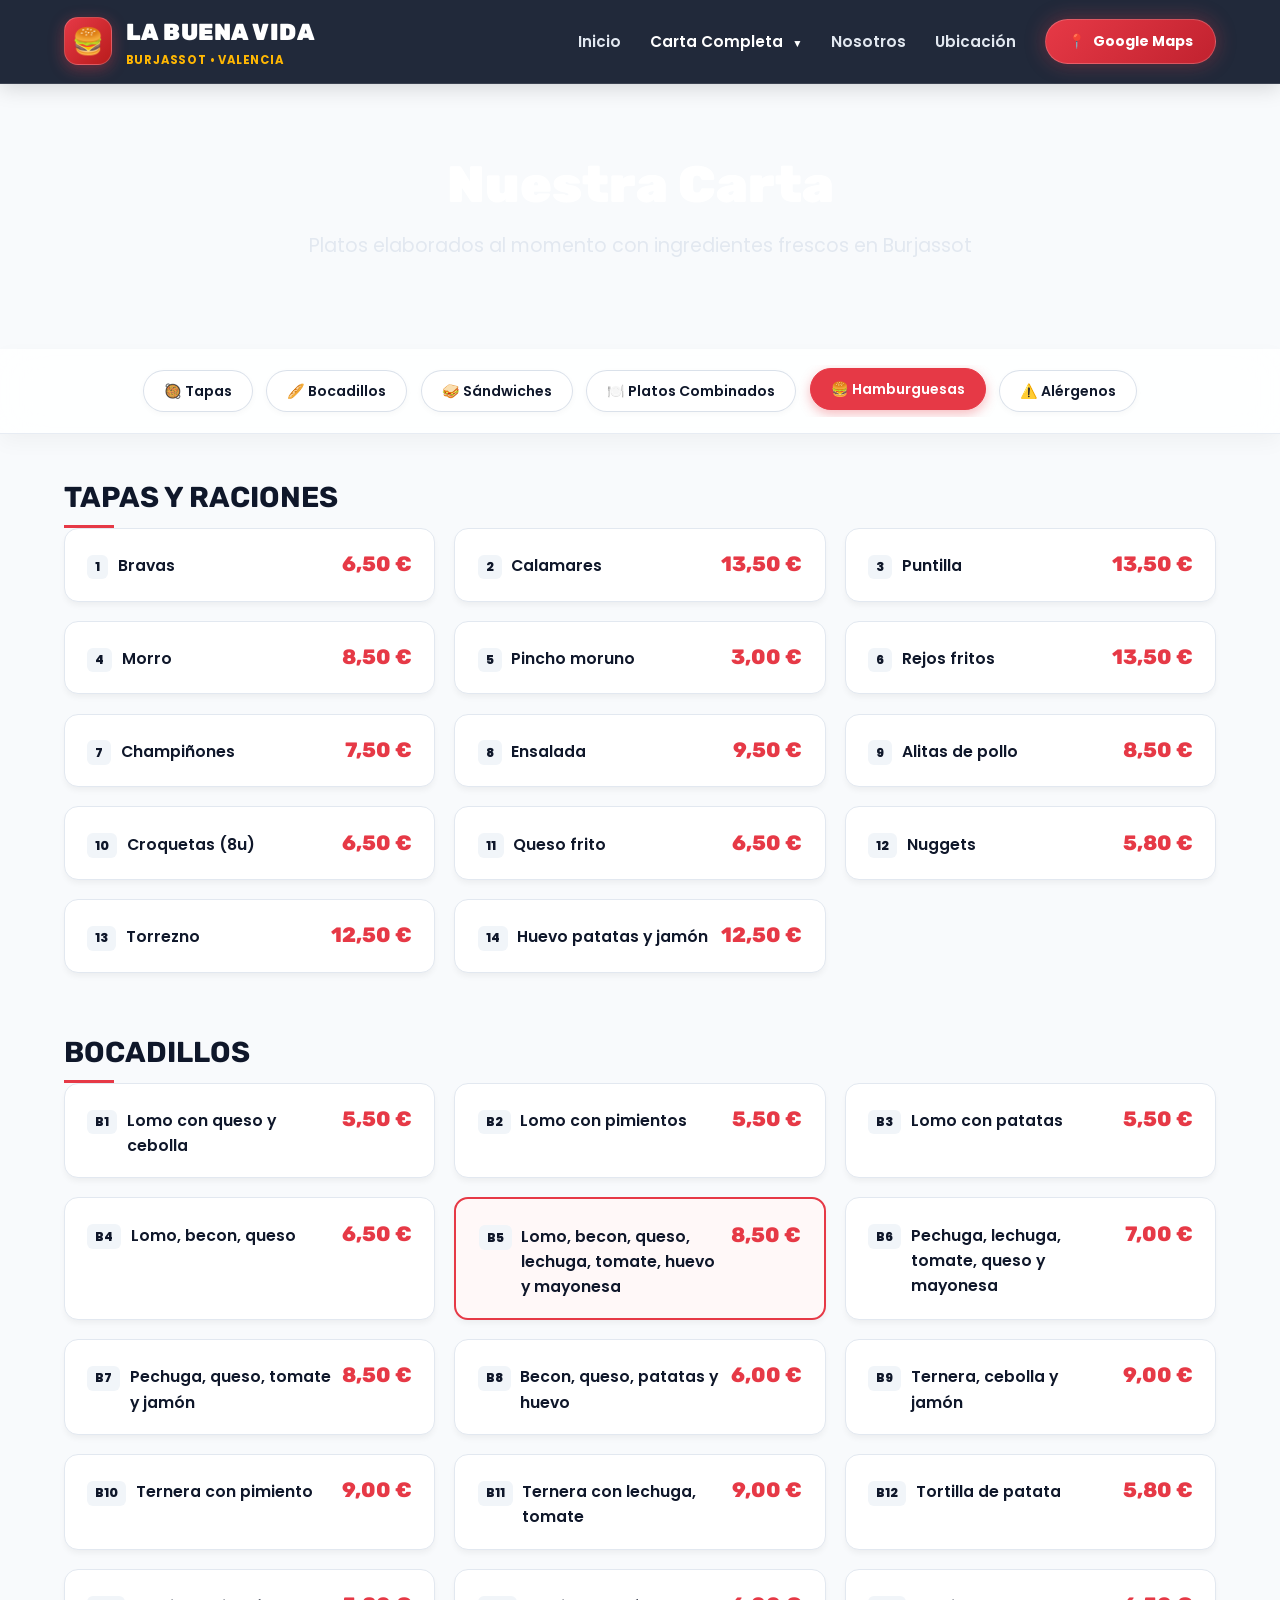
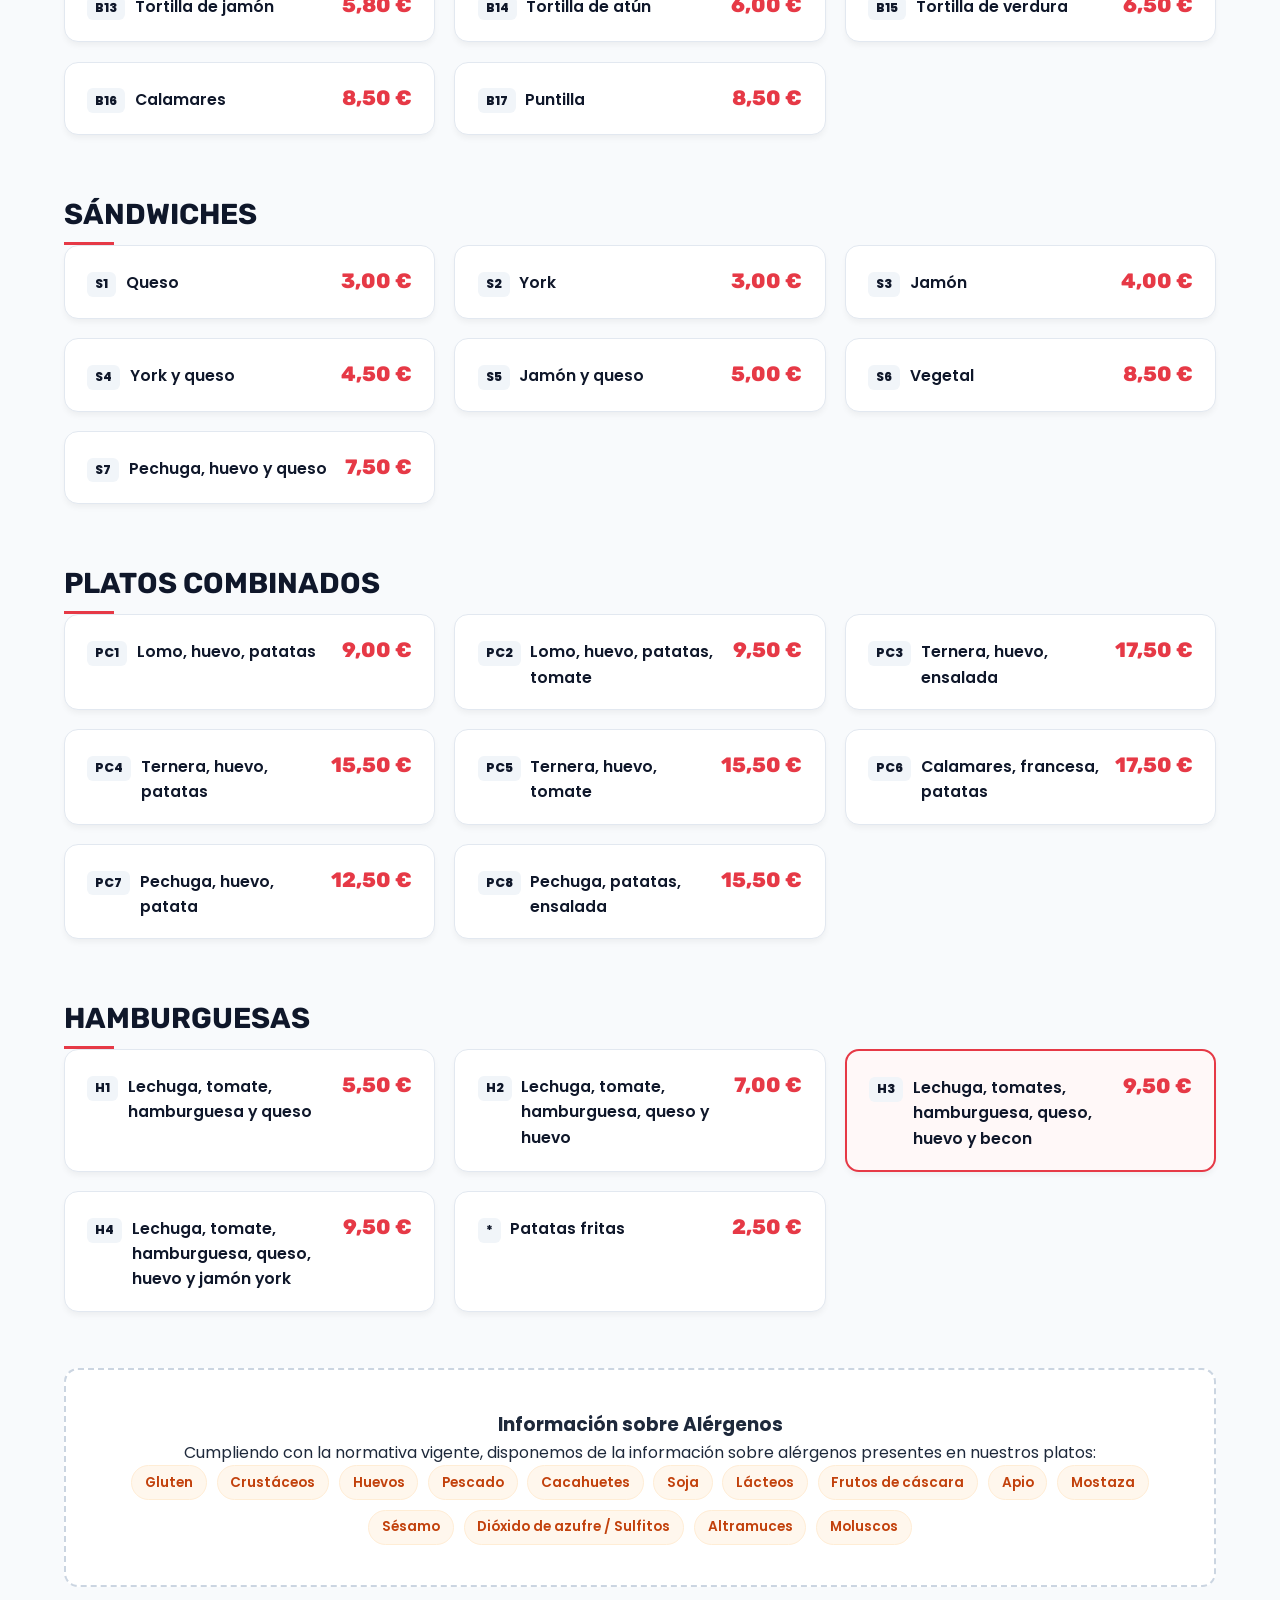
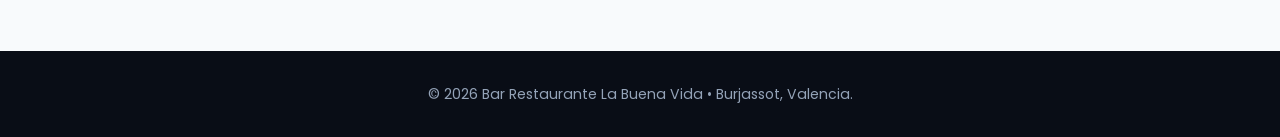
<file: menu/index.html>
<!DOCTYPE html>
<html lang="es">
<head>
  <meta charset="UTF-8">
  <meta name="viewport" content="width=device-width, initial-scale=1.0">
  <title>Carta y Menú Completo | La Buena Vida Burjassot</title>
  <meta name="description" content="Consulta la carta completa de Bar Restaurante La Buena Vida en Burjassot: Tapas, bocadillos, sándwiches, platos combinados y hamburguesas.">
  <meta name="robots" content="index, follow">

  <link rel="icon" type="image/svg+xml" href="data:image/svg+xml,<svg xmlns='http://www.w3.org/2000/svg' viewBox='0 0 100 100'><text y='.9em' font-size='90'>🍔</text></svg>">

  <link rel="preconnect" href="https://fonts.googleapis.com">
  <link rel="preconnect" href="https://fonts.gstatic.com" crossorigin>
  <link href="https://fonts.googleapis.com/css2?family=Poppins:wght@300;400;500;600;700;800&family=Rubik:wght@600;700;800;900&display=swap" rel="stylesheet">
  <link rel="stylesheet" href="../style.css">
  <script src="../script.js" defer></script>
</head>
<body>

  <header id="main-header">
    <nav class="navbar">
      <a href="../index.html" class="brand">
        <span class="brand-badge">🍔</span>
        <div class="brand-text">
          <span class="brand-title">La Buena Vida</span>
          <span class="brand-sub">Burjassot • Valencia</span>
        </div>
      </a>

      <button class="menu-toggle" id="menu-toggle" aria-label="Abrir menú de navegación">
        <span class="bar"></span>
        <span class="bar"></span>
        <span class="bar"></span>
      </button>

      <ul class="nav-menu" id="nav-menu">
        <li class="nav-item"><a href="../index.html" class="nav-link">Inicio</a></li>
        <li class="nav-item dropdown">
          <a href="#" class="nav-link dropdown-btn active">
            Carta Completa <span class="dropdown-arrow">▼</span>
          </a>
          <ul class="dropdown-menu">
            <li><a href="#tapas">Tapas y Raciones</a></li>
            <li><a href="#bocadillos">Bocadillos</a></li>
            <li><a href="#sandwiches">Sándwiches</a></li>
            <li><a href="#platos-combinados">Platos Combinados</a></li>
            <li><a href="#hamburguesas">Hamburguesas</a></li>
          </ul>
        </li>
        <li class="nav-item"><a href="../index.html#nosotros" class="nav-link">Nosotros</a></li>
        <li class="nav-item"><a href="../index.html#ubicacion" class="nav-link">Ubicación</a></li>
        <li class="nav-item">
          <a href="https://maps.app.goo.gl/jX5fDbJtbvdy8T8f7" target="_blank" rel="noopener noreferrer" class="btn-maps-nav">
            <span class="map-icon">📍</span> Google Maps
          </a>
        </li>
      </ul>
    </nav>
  </header>

  <section class="menu-hero">
    <div class="hero-content">
      <h1>Nuestra Carta</h1>
      <p>Platos elaborados al momento con ingredientes frescos en Burjassot</p>
    </div>
  </section>

  <nav class="category-bar">
    <div class="category-container">
      <a href="#tapas" class="cat-btn">🥘 Tapas</a>
      <a href="#bocadillos" class="cat-btn">🥖 Bocadillos</a>
      <a href="#sandwiches" class="cat-btn">🥪 Sándwiches</a>
      <a href="#platos-combinados" class="cat-btn">🍽️ Platos Combinados</a>
      <a href="#hamburguesas" class="cat-btn">🍔 Hamburguesas</a>
      <a href="#alergenos" class="cat-btn">⚠️ Alérgenos</a>
    </div>
  </nav>

  <main class="container menu-page">

    <section id="tapas" class="menu-group">
      <div class="group-header">
        <h2>Tapas y Raciones</h2>
        <div class="line"></div>
      </div>
      <div class="menu-grid">
        <div class="menu-item"><div class="item-top"><span class="code">1</span><span class="name">Bravas</span><span class="price">6,50 €</span></div></div>
        <div class="menu-item"><div class="item-top"><span class="code">2</span><span class="name">Calamares</span><span class="price">13,50 €</span></div></div>
        <div class="menu-item"><div class="item-top"><span class="code">3</span><span class="name">Puntilla</span><span class="price">13,50 €</span></div></div>
        <div class="menu-item"><div class="item-top"><span class="code">4</span><span class="name">Morro</span><span class="price">8,50 €</span></div></div>
        <div class="menu-item"><div class="item-top"><span class="code">5</span><span class="name">Pincho moruno</span><span class="price">3,00 €</span></div></div>
        <div class="menu-item"><div class="item-top"><span class="code">6</span><span class="name">Rejos fritos</span><span class="price">13,50 €</span></div></div>
        <div class="menu-item"><div class="item-top"><span class="code">7</span><span class="name">Champiñones</span><span class="price">7,50 €</span></div></div>
        <div class="menu-item"><div class="item-top"><span class="code">8</span><span class="name">Ensalada</span><span class="price">9,50 €</span></div></div>
        <div class="menu-item"><div class="item-top"><span class="code">9</span><span class="name">Alitas de pollo</span><span class="price">8,50 €</span></div></div>
        <div class="menu-item"><div class="item-top"><span class="code">10</span><span class="name">Croquetas (8u)</span><span class="price">6,50 €</span></div></div>
        <div class="menu-item"><div class="item-top"><span class="code">11</span><span class="name">Queso frito</span><span class="price">6,50 €</span></div></div>
        <div class="menu-item"><div class="item-top"><span class="code">12</span><span class="name">Nuggets</span><span class="price">5,80 €</span></div></div>
        <div class="menu-item"><div class="item-top"><span class="code">13</span><span class="name">Torrezno</span><span class="price">12,50 €</span></div></div>
        <div class="menu-item"><div class="item-top"><span class="code">14</span><span class="name">Huevo patatas y jamón</span><span class="price">12,50 €</span></div></div>
      </div>
    </section>

    <section id="bocadillos" class="menu-group">
      <div class="group-header">
        <h2>Bocadillos</h2>
        <div class="line"></div>
      </div>
      <div class="menu-grid">
        <div class="menu-item"><div class="item-top"><span class="code">B1</span><span class="name">Lomo con queso y cebolla</span><span class="price">5,50 €</span></div></div>
        <div class="menu-item"><div class="item-top"><span class="code">B2</span><span class="name">Lomo con pimientos</span><span class="price">5,50 €</span></div></div>
        <div class="menu-item"><div class="item-top"><span class="code">B3</span><span class="name">Lomo con patatas</span><span class="price">5,50 €</span></div></div>
        <div class="menu-item"><div class="item-top"><span class="code">B4</span><span class="name">Lomo, becon, queso</span><span class="price">6,50 €</span></div></div>
        <div class="menu-item highlight-item">
          <div class="item-top"><span class="code">B5</span><span class="name">Lomo, becon, queso, lechuga, tomate, huevo y mayonesa</span><span class="price">8,50 €</span></div>
        </div>
        <div class="menu-item">
          <div class="item-top"><span class="code">B6</span><span class="name">Pechuga, lechuga, tomate, queso y mayonesa</span><span class="price">7,00 €</span></div>
        </div>
        <div class="menu-item">
          <div class="item-top"><span class="code">B7</span><span class="name">Pechuga, queso, tomate y jamón</span><span class="price">8,50 €</span></div>
        </div>
        <div class="menu-item"><div class="item-top"><span class="code">B8</span><span class="name">Becon, queso, patatas y huevo</span><span class="price">6,00 €</span></div></div>
        <div class="menu-item"><div class="item-top"><span class="code">B9</span><span class="name">Ternera, cebolla y jamón</span><span class="price">9,00 €</span></div></div>
        <div class="menu-item"><div class="item-top"><span class="code">B10</span><span class="name">Ternera con pimiento</span><span class="price">9,00 €</span></div></div>
        <div class="menu-item"><div class="item-top"><span class="code">B11</span><span class="name">Ternera con lechuga, tomate</span><span class="price">9,00 €</span></div></div>
        <div class="menu-item"><div class="item-top"><span class="code">B12</span><span class="name">Tortilla de patata</span><span class="price">5,80 €</span></div></div>
        <div class="menu-item"><div class="item-top"><span class="code">B13</span><span class="name">Tortilla de jamón</span><span class="price">5,80 €</span></div></div>
        <div class="menu-item"><div class="item-top"><span class="code">B14</span><span class="name">Tortilla de atún</span><span class="price">6,00 €</span></div></div>
        <div class="menu-item"><div class="item-top"><span class="code">B15</span><span class="name">Tortilla de verdura</span><span class="price">6,50 €</span></div></div>
        <div class="menu-item"><div class="item-top"><span class="code">B16</span><span class="name">Calamares</span><span class="price">8,50 €</span></div></div>
        <div class="menu-item"><div class="item-top"><span class="code">B17</span><span class="name">Puntilla</span><span class="price">8,50 €</span></div></div>
      </div>
    </section>

    <section id="sandwiches" class="menu-group">
      <div class="group-header">
        <h2>Sándwiches</h2>
        <div class="line"></div>
      </div>
      <div class="menu-grid">
        <div class="menu-item"><div class="item-top"><span class="code">S1</span><span class="name">Queso</span><span class="price">3,00 €</span></div></div>
        <div class="menu-item"><div class="item-top"><span class="code">S2</span><span class="name">York</span><span class="price">3,00 €</span></div></div>
        <div class="menu-item"><div class="item-top"><span class="code">S3</span><span class="name">Jamón</span><span class="price">4,00 €</span></div></div>
        <div class="menu-item"><div class="item-top"><span class="code">S4</span><span class="name">York y queso</span><span class="price">4,50 €</span></div></div>
        <div class="menu-item"><div class="item-top"><span class="code">S5</span><span class="name">Jamón y queso</span><span class="price">5,00 €</span></div></div>
        <div class="menu-item"><div class="item-top"><span class="code">S6</span><span class="name">Vegetal</span><span class="price">8,50 €</span></div></div>
        <div class="menu-item"><div class="item-top"><span class="code">S7</span><span class="name">Pechuga, huevo y queso</span><span class="price">7,50 €</span></div></div>
      </div>
    </section>

    <section id="platos-combinados" class="menu-group">
      <div class="group-header">
        <h2>Platos Combinados</h2>
        <div class="line"></div>
      </div>
      <div class="menu-grid">
        <div class="menu-item"><div class="item-top"><span class="code">PC1</span><span class="name">Lomo, huevo, patatas</span><span class="price">9,00 €</span></div></div>
        <div class="menu-item"><div class="item-top"><span class="code">PC2</span><span class="name">Lomo, huevo, patatas, tomate</span><span class="price">9,50 €</span></div></div>
        <div class="menu-item"><div class="item-top"><span class="code">PC3</span><span class="name">Ternera, huevo, ensalada</span><span class="price">17,50 €</span></div></div>
        <div class="menu-item"><div class="item-top"><span class="code">PC4</span><span class="name">Ternera, huevo, patatas</span><span class="price">15,50 €</span></div></div>
        <div class="menu-item"><div class="item-top"><span class="code">PC5</span><span class="name">Ternera, huevo, tomate</span><span class="price">15,50 €</span></div></div>
        <div class="menu-item"><div class="item-top"><span class="code">PC6</span><span class="name">Calamares, francesa, patatas</span><span class="price">17,50 €</span></div></div>
        <div class="menu-item"><div class="item-top"><span class="code">PC7</span><span class="name">Pechuga, huevo, patata</span><span class="price">12,50 €</span></div></div>
        <div class="menu-item"><div class="item-top"><span class="code">PC8</span><span class="name">Pechuga, patatas, ensalada</span><span class="price">15,50 €</span></div></div>
      </div>
    </section>

    <section id="hamburguesas" class="menu-group">
      <div class="group-header">
        <h2>Hamburguesas</h2>
        <div class="line"></div>
      </div>
      <div class="menu-grid">
        <div class="menu-item">
          <div class="item-top"><span class="code">H1</span><span class="name">Lechuga, tomate, hamburguesa y queso</span><span class="price">5,50 €</span></div>
        </div>
        <div class="menu-item">
          <div class="item-top"><span class="code">H2</span><span class="name">Lechuga, tomate, hamburguesa, queso y huevo</span><span class="price">7,00 €</span></div>
        </div>
        <div class="menu-item highlight-item">
          <div class="item-top"><span class="code">H3</span><span class="name">Lechuga, tomates, hamburguesa, queso, huevo y becon</span><span class="price">9,50 €</span></div>
        </div>
        <div class="menu-item">
          <div class="item-top"><span class="code">H4</span><span class="name">Lechuga, tomate, hamburguesa, queso, huevo y jamón york</span><span class="price">9,50 €</span></div>
        </div>
        <div class="menu-item extra-item">
          <div class="item-top"><span class="code">*</span><span class="name">Patatas fritas</span><span class="price">2,50 €</span></div>
        </div>
      </div>
    </section>

    <section id="alergenos" class="allergens-container">
      <h3>Información sobre Alérgenos</h3>
      <p>Cumpliendo con la normativa vigente, disponemos de la información sobre alérgenos presentes en nuestros platos:</p>
      <div class="allergens-grid">
        <span>Gluten</span><span>Crustáceos</span><span>Huevos</span><span>Pescado</span>
        <span>Cacahuetes</span><span>Soja</span><span>Lácteos</span><span>Frutos de cáscara</span>
        <span>Apio</span><span>Mostaza</span><span>Sésamo</span><span>Dióxido de azufre / Sulfitos</span>
        <span>Altramuces</span><span>Moluscos</span>
      </div>
    </section>

  </main>

  <footer>
    <div class="container">
      <p>&copy; 2026 Bar Restaurante La Buena Vida • Burjassot, Valencia.</p>
    </div>
  </footer>

</body>
</html>
</file>
<file: style.css>
:root {
  --primary: #e63946;
  --primary-dark: #c1222f;
  --accent: #ffb703;
  --dark: #0f172a;
  --dark-surface: #1e293b;
  --glass-bg: rgba(255, 255, 255, 0.85);
  --glass-dark: rgba(15, 23, 42, 0.92);
  --light-bg: #f8fafc;
  --card-bg: #ffffff;
  --text-main: #1e293b;
  --text-muted: #64748b;
  --radius: 14px;
  --shadow-sm: 0 4px 6px -1px rgba(0, 0, 0, 0.05);
  --shadow-lg: 0 12px 30px -5px rgba(0, 0, 0, 0.12);
  --shadow-glow: 0 0 20px rgba(230, 57, 70, 0.35);
  --transition: all 0.3s cubic-bezier(0.16, 1, 0.3, 1);
}

* {
  margin: 0;
  padding: 0;
  box-sizing: border-box;
}

html {
  scroll-behavior: smooth;
}

body {
  font-family: 'Poppins', sans-serif;
  background-color: var(--light-bg);
  color: var(--text-main);
  line-height: 1.6;
}

body.menu-open {
  overflow: hidden;
}

.container {
  max-width: 1200px;
  margin: 0 auto;
  padding: 0 1.5rem;
}

/* ==========================================================================
   HEADER Y NAVEGACIÓN
   ========================================================================== */
#main-header {
  position: sticky;
  top: 0;
  z-index: 1000;
  background: var(--glass-dark);
  backdrop-filter: blur(16px);
  -webkit-backdrop-filter: blur(16px);
  border-bottom: 1px solid rgba(255, 255, 255, 0.12);
  box-shadow: 0 4px 20px rgba(0, 0, 0, 0.15);
}

.navbar {
  max-width: 1200px;
  margin: 0 auto;
  display: flex;
  justify-content: space-between;
  align-items: center;
  padding: 0.85rem 1.5rem;
}

.brand {
  display: flex;
  align-items: center;
  gap: 0.85rem;
  text-decoration: none;
}

.brand-badge {
  display: flex;
  align-items: center;
  justify-content: center;
  width: 48px;
  height: 48px;
  border-radius: 14px;
  background: linear-gradient(135deg, var(--primary) 0%, #b91c1c 100%);
  color: white;
  font-size: 1.6rem;
  box-shadow: 0 4px 15px rgba(230, 57, 70, 0.4);
  border: 1px solid rgba(255, 255, 255, 0.2);
  transition: var(--transition);
}

.brand-text {
  display: flex;
  flex-direction: column;
}

.brand-title {
  font-family: 'Rubik', sans-serif;
  font-size: 1.45rem;
  font-weight: 900;
  color: #ffffff;
  letter-spacing: 0.5px;
  text-transform: uppercase;
}

.brand-sub {
  font-size: 0.72rem;
  color: var(--accent);
  font-weight: 700;
  letter-spacing: 0.8px;
  text-transform: uppercase;
}

.nav-menu {
  display: flex;
  align-items: center;
  gap: 1.8rem;
  list-style: none;
}

.nav-link-wrapper {
  display: flex;
  align-items: center;
}

.nav-link {
  text-decoration: none;
  color: #e2e8f0;
  font-weight: 600;
  font-size: 0.95rem;
  padding: 0.5rem 0;
  transition: var(--transition);
}

.nav-link:hover, .nav-link.active {
  color: #ffffff;
}

.dropdown {
  position: relative;
}

.dropdown-arrow {
  display: inline-block;
  font-size: 0.65rem;
  margin-left: 0.35rem;
  transition: var(--transition);
}

.dropdown:hover .dropdown-arrow {
  transform: rotate(180deg);
}

.dropdown-toggle {
  background: none;
  border: none;
  color: #e2e8f0;
  padding: 0.5rem 0.4rem;
  cursor: pointer;
  font-size: 0.75rem;
  transition: var(--transition);
}

.dropdown-toggle:hover {
  color: var(--accent);
}

.dropdown-menu {
  display: none;
  position: absolute;
  top: 100%;
  left: 0;
  background: var(--dark-surface);
  backdrop-filter: blur(20px);
  -webkit-backdrop-filter: blur(20px);
  min-width: 230px;
  border-radius: var(--radius);
  box-shadow: 0 15px 35px rgba(0, 0, 0, 0.3);
  list-style: none;
  padding: 0.7rem 0;
  border: 1px solid rgba(255, 255, 255, 0.15);
}

.dropdown:hover .dropdown-menu, .dropdown.open .dropdown-menu {
  display: block;
}

.dropdown-menu a {
  display: block;
  padding: 0.65rem 1.4rem;
  color: #cbd5e1;
  text-decoration: none;
  font-size: 0.9rem;
  transition: var(--transition);
}

.dropdown-menu a:hover {
  background: rgba(230, 57, 70, 0.25);
  color: #ffffff;
  padding-left: 1.7rem;
}

.btn-maps-nav {
  background: linear-gradient(135deg, var(--primary) 0%, var(--primary-dark) 100%);
  color: white;
  text-decoration: none;
  padding: 0.65rem 1.4rem;
  border-radius: 50px;
  font-weight: 700;
  font-size: 0.88rem;
  display: inline-flex;
  align-items: center;
  gap: 0.4rem;
  box-shadow: var(--shadow-glow);
  border: 1px solid rgba(255, 255, 255, 0.2);
  transition: var(--transition);
}

.menu-toggle {
  display: none;
  background: none;
  border: none;
  cursor: pointer;
  flex-direction: column;
  gap: 5px;
  padding: 0.4rem;
  z-index: 1001;
}

.menu-toggle .bar {
  width: 26px;
  height: 3px;
  background-color: white;
  border-radius: 3px;
  transition: var(--transition);
}

.menu-toggle.active .bar:nth-child(1) {
  transform: translateY(8px) rotate(45deg);
}

.menu-toggle.active .bar:nth-child(2) {
  opacity: 0;
}

.menu-toggle.active .bar:nth-child(3) {
  transform: translateY(-8px) rotate(-45deg);
}

/* ==========================================================================
   BARRA DE CATEGORÍAS (EN LA CARTA)
   ========================================================================== */
.category-bar {
  position: sticky;
  top: 76px;
  z-index: 850;
  background: var(--glass-bg);
  backdrop-filter: blur(20px);
  -webkit-backdrop-filter: blur(20px);
  border-bottom: 1px solid rgba(226, 232, 240, 0.8);
  padding: 1rem 0;
  box-shadow: 0 8px 20px rgba(0, 0, 0, 0.04);
}

.category-container {
  display: flex;
  justify-content: center;
  align-items: center;
  gap: 0.85rem;
  overflow-x: auto;
  padding: 0.3rem 1.5rem;
  white-space: nowrap;
  scroll-behavior: smooth;
}

.category-container::-webkit-scrollbar {
  display: none;
}

.cat-btn {
  text-decoration: none;
  background: rgba(255, 255, 255, 0.9);
  color: var(--dark);
  font-weight: 600;
  font-size: 0.88rem;
  padding: 0.55rem 1.25rem;
  border-radius: 50px;
  border: 1px solid rgba(203, 213, 225, 0.7);
  box-shadow: 0 2px 6px rgba(0, 0, 0, 0.03);
  transition: var(--transition);
}

.cat-btn:hover, .cat-btn.active {
  background: var(--primary);
  color: white;
  border-color: var(--primary);
  box-shadow: 0 4px 12px rgba(230, 57, 70, 0.35);
  transform: translateY(-2px);
}

/* ==========================================================================
   HERO / BANNER PRINCIPAL
   ========================================================================== */
.hero, .menu-hero {
  position: relative;
  background: url('https://images.unsplash.com/photo-1550547660-d9450f859349?auto=format&fit=crop&w=1600&q=80') center/cover no-repeat;
  color: white;
  text-align: center;
  padding: 7rem 1.5rem 6rem;
  overflow: hidden;
}

.menu-hero {
  padding: 4.5rem 1.5rem 3.5rem;
}

.hero-overlay {
  position: absolute;
  top: 0;
  left: 0;
  width: 100%;
  height: 100%;
  background: linear-gradient(180deg, rgba(15, 23, 42, 0.82) 0%, rgba(15, 23, 42, 0.9) 100%);
  z-index: 1;
}

.hero-content {
  position: relative;
  z-index: 2;
  max-width: 800px;
  margin: 0 auto;
}

.hero-tag {
  display: inline-block;
  background-color: var(--accent);
  color: var(--dark);
  font-weight: 800;
  font-size: 0.85rem;
  padding: 0.4rem 1.2rem;
  border-radius: 50px;
  text-transform: uppercase;
  margin-bottom: 1.2rem;
}

.hero h1, .menu-hero h1 {
  font-family: 'Rubik', sans-serif;
  font-size: 3.2rem;
  font-weight: 900;
  line-height: 1.15;
  margin-bottom: 1rem;
}

.hero p, .menu-hero p {
  font-size: 1.2rem;
  color: #e2e8f0;
  margin-bottom: 2rem;
}

.hero-buttons {
  display: flex;
  justify-content: center;
  gap: 1rem;
  flex-wrap: wrap;
}

.btn-primary {
  background: linear-gradient(135deg, var(--primary) 0%, var(--primary-dark) 100%);
  color: white !important;
  text-decoration: none;
  padding: 0.85rem 1.8rem;
  border-radius: 50px;
  font-weight: 700;
  transition: var(--transition);
  display: inline-block;
  box-shadow: 0 4px 15px rgba(230, 57, 70, 0.4);
  border: none;
}

.btn-primary:hover {
  transform: translateY(-2px);
  box-shadow: 0 6px 20px rgba(230, 57, 70, 0.6);
}

.btn-outline {
  border: 2px solid rgba(255, 255, 255, 0.8);
  color: white !important;
  text-decoration: none;
  padding: 0.85rem 1.8rem;
  border-radius: 50px;
  font-weight: 700;
  transition: var(--transition);
  display: inline-block;
  background: rgba(255, 255, 255, 0.05);
  backdrop-filter: blur(4px);
}

.btn-outline:hover {
  background-color: white;
  color: var(--dark) !important;
  transform: translateY(-2px);
}

/* ==========================================================================
   SECCIONES Y TARJETAS
   ========================================================================== */
.highlights {
  padding: 4rem 0;
  background-color: #ffffff;
  border-bottom: 1px solid #e2e8f0;
}

.highlights-grid {
  display: grid;
  grid-template-columns: repeat(auto-fit, minmax(280px, 1fr));
  gap: 2rem;
}

.highlight-card {
  background-color: var(--light-bg);
  padding: 2rem;
  border-radius: var(--radius);
  text-align: center;
  border: 1px solid #e2e8f0;
}

.card-icon {
  font-size: 2.8rem;
  margin-bottom: 0.8rem;
}

.menu-preview-section {
  padding: 5rem 0;
}

.section-header {
  text-align: center;
  margin-bottom: 3rem;
}

.section-subtitle {
  color: var(--primary);
  font-weight: 700;
  text-transform: uppercase;
  font-size: 0.85rem;
}

.section-header h2 {
  font-family: 'Rubik', sans-serif;
  font-size: 2.2rem;
  color: var(--dark);
}

.title-line {
  width: 60px;
  height: 4px;
  background-color: var(--primary);
  margin: 0.6rem auto 0;
  border-radius: 2px;
}

.preview-cards-grid {
  display: grid;
  grid-template-columns: repeat(auto-fit, minmax(300px, 1fr));
  gap: 2rem;
  margin-bottom: 3rem;
}

.item-card {
  background-color: var(--card-bg);
  padding: 1.8rem;
  border-radius: var(--radius);
  box-shadow: var(--shadow-sm);
  border: 1px solid #e2e8f0;
  position: relative;
  transition: var(--transition);
}

.item-card:hover {
  transform: translateY(-4px);
  box-shadow: var(--shadow-lg);
}

.item-card.featured {
  border: 2px solid var(--accent);
}

.item-badge {
  position: absolute;
  top: 1rem;
  right: 1rem;
  background-color: var(--accent);
  color: var(--dark);
  font-size: 0.75rem;
  font-weight: 800;
  padding: 0.2rem 0.6rem;
  border-radius: 20px;
}

.item-header {
  display: flex;
  justify-content: space-between;
  align-items: flex-start;
  gap: 1rem;
  margin-bottom: 0.8rem;
  padding-right: 0;
}

.item-header h3 {
  font-family: 'Rubik', sans-serif;
  font-size: 1.15rem;
  color: var(--dark);
  line-height: 1.3;
}

.price {
  font-family: 'Rubik', sans-serif;
  font-size: 1.3rem;
  font-weight: 800;
  color: var(--primary);
  white-space: nowrap;
}

.text-center {
  text-align: center;
}

.btn-large {
  background-color: var(--dark);
  color: white !important;
  text-decoration: none;
  padding: 1rem 2.2rem;
  border-radius: 50px;
  font-weight: 700;
  font-size: 1rem;
  display: inline-block;
  transition: var(--transition);
  box-shadow: 0 4px 12px rgba(15, 23, 42, 0.25);
}

.btn-large:hover {
  background-color: var(--primary);
  transform: translateY(-2px);
  box-shadow: 0 6px 18px rgba(230, 57, 70, 0.35);
}

/* ==========================================================================
   NOSOTROS Y UBICACIÓN
   ========================================================================== */
.about-section {
  padding: 5rem 0;
  background-color: #ffffff;
}

.about-wrapper {
  display: grid;
  grid-template-columns: 1fr 1fr;
  gap: 3.5rem;
  align-items: center;
}

.about-image-box {
  width: 100%;
  overflow: hidden;
  border-radius: var(--radius);
}

.about-image-box img {
  width: 100%;
  height: auto;
  display: block;
  object-fit: cover;
  border-radius: var(--radius);
  box-shadow: var(--shadow-lg);
}

.location-section {
  padding: 5rem 0;
  background-color: var(--dark);
  color: white;
  text-align: center;
}

.location-box {
  max-width: 600px;
  margin: 0 auto;
}

.location-address {
  font-size: 1.2rem;
  color: var(--accent);
  margin: 0.8rem 0 1.5rem;
}

/* ==========================================================================
   CARTA Y MENÚS
   ========================================================================== */
.menu-page {
  padding-top: 2.5rem;
}

.menu-group {
  scroll-margin-top: 155px;
  margin-bottom: 3.5rem;
}

.group-header h2 {
  font-family: 'Rubik', sans-serif;
  font-size: 1.8rem;
  color: var(--dark);
  text-transform: uppercase;
}

.group-header .line {
  width: 50px;
  height: 3px;
  background-color: var(--primary);
  margin-top: 0.3rem;
}

.menu-grid {
  display: grid;
  grid-template-columns: repeat(auto-fill, minmax(310px, 1fr));
  gap: 1.2rem;
}

.menu-item {
  background-color: #ffffff;
  border-radius: var(--radius);
  padding: 1.2rem 1.4rem;
  border: 1px solid #e2e8f0;
  box-shadow: var(--shadow-sm);
  transition: var(--transition);
}

.menu-item:hover {
  transform: translateY(-3px);
  box-shadow: var(--shadow-lg);
}

.highlight-item {
  border: 2px solid var(--primary);
  background-color: #fff8f8;
}

.item-top {
  display: flex;
  align-items: baseline;
  gap: 0.6rem;
}

.code {
  background-color: #f1f5f9;
  color: var(--dark);
  font-weight: 800;
  font-size: 0.78rem;
  padding: 0.15rem 0.5rem;
  border-radius: 6px;
}

.name {
  font-weight: 600;
  font-size: 0.98rem;
  color: var(--dark);
  flex: 1;
}

.allergens-container {
  background-color: #ffffff;
  padding: 2.5rem 2rem;
  border-radius: var(--radius);
  border: 2px dashed #cbd5e1;
  text-align: center;
  margin-bottom: 4rem;
  scroll-margin-top: 155px;
}

.allergens-grid {
  display: flex;
  flex-wrap: wrap;
  justify-content: center;
  gap: 0.6rem;
}

.allergens-grid span {
  background-color: #fff7ed;
  color: #c2410c;
  border: 1px solid #ffedd5;
  font-size: 0.85rem;
  font-weight: 600;
  padding: 0.35rem 0.8rem;
  border-radius: 30px;
}

footer {
  background-color: #090d16;
  color: #94a3b8;
  text-align: center;
  padding: 2rem 1.5rem;
  font-size: 0.88rem;
}

.error-page {
  display: flex;
  align-items: center;
  justify-content: center;
  min-height: 100vh;
  background-color: var(--dark);
  color: white;
  text-align: center;
  padding: 2rem;
}

.error-box h1 {
  font-family: 'Rubik', sans-serif;
  font-size: 7rem;
  color: var(--accent);
  line-height: 1;
}

.error-box h2 {
  font-family: 'Rubik', sans-serif;
  font-size: 2rem;
  margin: 1rem 0;
}

.error-box p {
  color: #94a3b8;
  margin-bottom: 2rem;
}

/* ==========================================================================
   ADAPTACIÓN PARA DISPOSITIVOS MÓVILES (< 768px)
   ========================================================================== */
@media (max-width: 992px) {
  .about-wrapper {
    grid-template-columns: 1fr;
  }
}

@media (max-width: 768px) {
  .menu-toggle {
    display: flex;
  }

  .nav-menu {
    position: fixed;
    top: 0;
    right: -100%;
    width: 280px;
    height: 100vh;
    background: var(--dark-surface);
    backdrop-filter: blur(24px);
    -webkit-backdrop-filter: blur(24px);
    flex-direction: column;
    align-items: flex-start;
    padding: 6rem 2rem 2rem;
    gap: 1.2rem;
    box-shadow: -10px 0 30px rgba(0, 0, 0, 0.5);
    transition: right 0.4s cubic-bezier(0.16, 1, 0.3, 1);
    z-index: 1000;
    overflow-y: auto;
  }

  .nav-menu.active {
    right: 0;
  }

  .nav-item {
    width: 100%;
  }

  .nav-link-wrapper {
    justify-content: space-between;
    width: 100%;
    border-bottom: 1px solid rgba(255, 255, 255, 0.08);
    padding-bottom: 0.5rem;
  }

  .dropdown-toggle {
    font-size: 0.9rem;
    padding: 0.5rem 1rem;
  }

  .dropdown-menu {
    position: static;
    display: none;
    background: rgba(0, 0, 0, 0.2);
    box-shadow: none;
    border: none;
    border-radius: 8px;
    margin-top: 0.5rem;
    padding: 0.5rem 0;
    width: 100%;
  }

  .dropdown.open .dropdown-menu {
    display: block;
  }

  .dropdown.open .dropdown-toggle {
    transform: rotate(180deg);
  }

  .category-bar {
    top: 72px;
    padding: 0.9rem 0;
  }

  .category-container {
    justify-content: flex-start;
  }

  .hero {
    padding: 5.5rem 1.25rem 4rem;
  }

  .hero h1, .menu-hero h1 {
    font-size: 2.1rem;
    line-height: 1.2;
  }

  .hero p, .menu-hero p {
    font-size: 1rem;
  }

  .hero-buttons {
    flex-direction: column;
    width: 100%;
  }

  .btn-primary, .btn-outline {
    width: 100%;
    text-align: center;
  }

  .about-wrapper {
    grid-template-columns: 1fr;
    gap: 2rem;
  }

  .preview-cards-grid {
    grid-template-columns: 1fr;
  }

  .item-card {
    padding: 1.4rem;
  }

  .item-badge {
    position: static;
    display: inline-block;
    margin-bottom: 0.6rem;
  }

  .item-header {
    flex-direction: row;
    align-items: center;
  }
}
</file>
